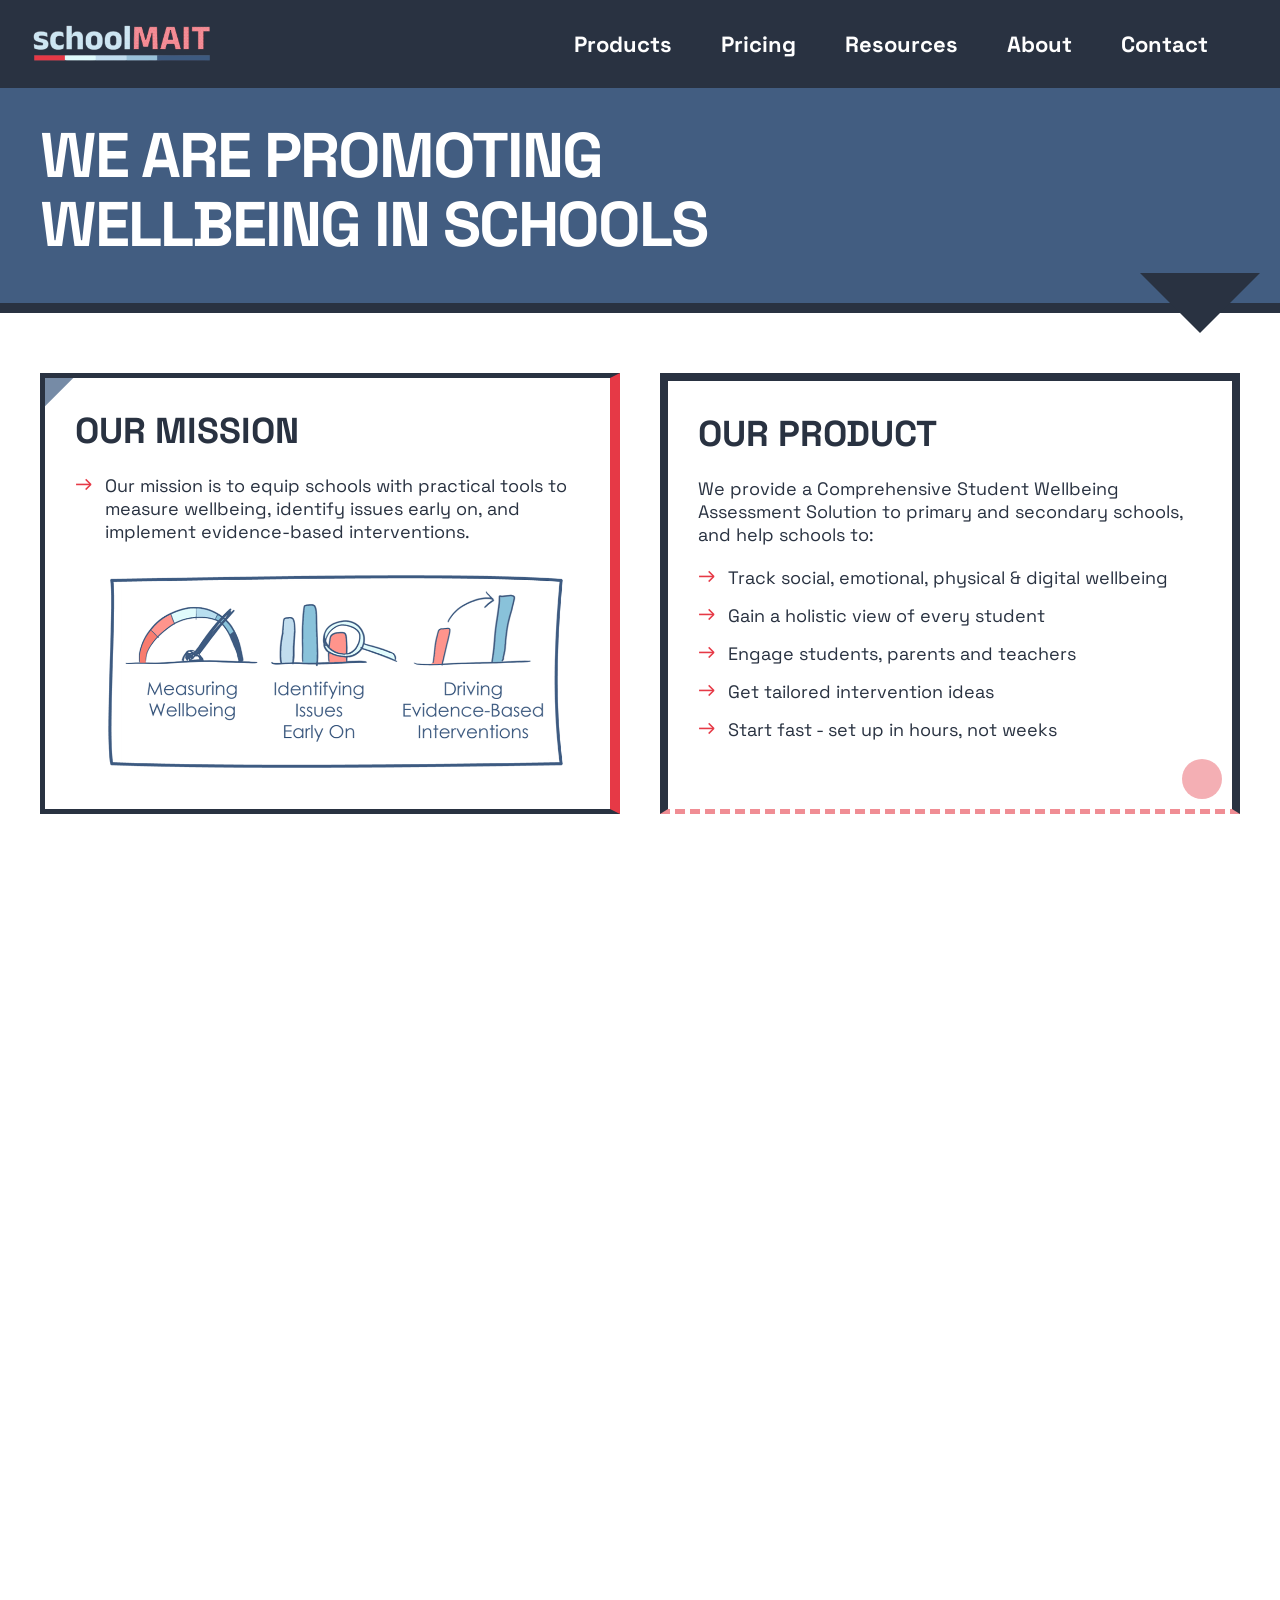
<file: index.html>
<!DOCTYPE html>
<html lang="en">
<head>
    <meta charset="UTF-8">
    <meta name="viewport" content="width=device-width, initial-scale=1.0">
    <meta name="robots" content="index, follow">
    <meta name="description" content="Schoolmait promotes wellbeing in schools by providing comprehensive student wellbeing assessment solutions.">
    <meta name="keywords" content="student wellbeing, student mental health, wellbeing assessment, student assessment tool, school interventions, student emotional support">
    <meta name="author" content="Schoolmait">
    <!-- Removed redundant viewport and X-UA-Compatible meta tags -->
    <title>Schoolmait - Student Wellbeing Assessment Tools for Schools</title>
    <link rel="icon" href="images/favicon.png" type="image/png"> <!-- Simplified favicon link -->
    <meta property="og:title" content="Schoolmait - Promoting Student Wellbeing in Schools">
    <meta property="og:description" content="Comprehensive wellbeing assessment tools for schools to track and promote student wellbeing.">
    <meta property="og:url" content="https://www.schoolmait.com">
    <meta name="twitter:card" content="summary">

    <!-- Link to the external CSS file -->
    <link rel="stylesheet" href="style.css">

    <!-- Google Font Link -->
    <link href="https://fonts.googleapis.com/css2?family=Space+Grotesk:wght@400;700&display=swap" rel="stylesheet">

    <!-- Schema Markup -->
    <script type="application/ld+json">
    {
        "@context": "https://schema.org",
        "@type": "Organization",
        "name": "Schoolmait",
        "url": "https://www.schoolmait.com",
        "description": "Schoolmait provides student wellbeing assessment solutions for schools."
    }
    </script>
</head>
<body>
    <!-- Removed empty #header div -->
    <div class="container">
        <nav>
            <a href="/"> <!-- Make logo clickable -->
                 <img src="images/logo.png" class="logo" alt="Schoolmait Logo"/>
            </a>
            <!-- Hamburger Menu Icon (Hidden on Desktop) -->
            <button class="menu-icon" id="menu-toggle" aria-label="Toggle navigation menu">
                <span></span>
                <span></span>
                <span></span>
            </button>
            <!-- Navigation Links -->
            <ul id="nav-links">
                <li><a href="/products.html">Products</a></li>
                <li><a href="/pricing.html">Pricing</a></li>
                <!-- Dropdown Start -->
                <li class="dropdown">
                    <!-- You can link the main "Resources" to a general resources page or use "#" if it's just a trigger -->
                    <a href="#" class="dropbtn">Resources</a>
                    <div class="dropdown-content">
                        <a href="/resources/faqs.html">FAQs</a>
                        <a href="/resources/team.html">Our Team</a>
                        <a href="/resources/principles.html">Guiding Principles</a>
                        <a href="/resources/blog.html">Blog</a>
                        <a href="/resources/news.html">News & Events</a>
                    </div>
                </li>
                <!-- Dropdown End -->
                <li><a href="/about.html">About</a></li>
                <li><a href="/contact.html">Contact</a></li>
            </ul>
        </nav>
    </div>

    <!-- Hero Section -->
    <section class="hero">
        <h1>We are Promoting<br>Wellbeing in Schools</h1>
    </section>

    <!-- Main Content -->
    <section class="section">
        <div class="grid">
            <div class="card">
                <h2>OUR MISSION</h2>
                <ul>
                    <li>Our mission is to equip schools with practical tools to measure wellbeing, identify issues early on, and implement evidence-based interventions.</li>
                </ul>
                <div class="diagram-embed">
                    <img src="images/diagram.png" alt="Schoolmait wellbeing measurement process diagram" loading="lazy">
                </div>
            </div>
            <div class="card">
                <h2>OUR PRODUCT</h2>
                <p class="intro-paragraph">We provide a Comprehensive Student Wellbeing Assessment Solution to primary and secondary schools, and help schools to:</p>
                <!-- Removed <br>, adjusted spacing via CSS -->
                <ul>
                    <li>Track social, emotional, physical & digital wellbeing</li>
                    <li>Gain a holistic view of every student</li>
                    <li>Engage students, parents and teachers</li>
                    <li>Get tailored intervention ideas</li>
                    <li>Start fast - set up in hours, not weeks</li>
                </ul>
            </div>
        </div>
    </section>

    <!-- Video Content -->
    <section class="section">
        <div class="grid">
            <!-- Removed redundant .video-card class -->
            <div class="card">
                <h2>Discover Schoolmait</h2>
                <p>See how the Schoolmait solution can empower schools to promote student wellbeing - in just 2 minutes.</p>
                <div class="video-embed">
                    <iframe src="https://www.youtube.com/embed/TyWMCG5zM6o" title="Schoolmait Introduction Video" referrerpolicy="strict-origin-when-cross-origin" frameborder="0" loading="lazy"></iframe>
                </div>
            </div>
            <!-- Removed redundant .video-card class -->
            <div class="card">
                <h2>Case Study</h2>
                <p>Watch a real case example: a school using the Schoolmait platform to promote student wellbeing — presented at the University of Luxembourg, Feb 2025.</p>
                <!-- Removed inline style, added modifier class if specific styling needed, or target via CSS -->
                <div class="video-embed video-embed--rounded">
                    <iframe src="https://www.youtube.com/embed/gnVXUWNIndA" title="Schoolmait Case Study Video" referrerpolicy="strict-origin-when-cross-origin" frameborder="0" loading="lazy"></iframe>
                </div>
            </div>
        </div>
    </section>

    <!-- Wellbeing Elements Section -->
    <section class="section">
        <div class="full-width-card">
            <h2>Our 8 Wellbeing Elements</h2>
            <p>These are the core elements we measure:</p>
            <div class="elements-grid">
                <div class="element-item">
                    <strong>Safety & Belonging</strong>
                    Having a secure, supportive school environment.
                </div>
                <div class="element-item">
                    <strong>Meaning & Purpose</strong>
                    Finding purpose in the world around and staying motivated.
                </div>
                <div class="element-item">
                    <strong>Physical Wellbeing</strong>
                    Maintaining a healthy diet, exercise, and sleep habits.
                </div>
                <div class="element-item">
                    <strong>Digital Wellbeing</strong>
                    Maintaining healthy screen time management and online behavior.
                </div>
                <div class="element-item">
                    <strong>Emotion Management</strong>
                    Having skills to understand, regulate, and express emotions effectively.
                </div>
                <div class="element-item">
                    <strong>Peer Relations</strong>
                    Building healthy and supportive relationships with peers.
                </div>
                <div class="element-item">
                    <strong>Student-Teacher Relations</strong>
                    Having positive and supportive relationships with teachers.
                </div>
                <div class="element-item">
                    <strong>Resilience</strong>
                    Having the ability to adapt to stress and challenging experiences.
                </div>
            </div>
        </div>
    </section>

    <!-- Testimonials -->
    <section class="testimonials">
        <h2>Schools Love Schoolmait—Here’s Why</h2>
        <div class="grid">
            <div class="testimonial-card">
                <p class="testimonial-author"><strong>MAYA SUKUMARAN</strong><br>Principal, Gitanjali Senior School, INDIA</p> <!-- Added class, removed <br> -->
                <p>“We engaged Schoolmait to measure student wellness in Jan 2024. This exercise identified the physical, mental, social and emotional wellbeing of our students both at overall school level as well as individual student level. The reports have <span class="highlight-red">helped us in planning the intervention programs</span> aimed at improving student wellbeing. I personally feel that <span class="highlight-red">this should be a mandatory exercise for every school</span>.”</p> <!-- Replaced inline style with class -->
            </div>
            <div class="testimonial-card">
                <p class="testimonial-author"><strong>ANNE MORGENSZTERN</strong><br>Adjointe Pédagogique, Lycée ORT Daniel Mayer, FRANCE</p> <!-- Added class, removed <br> -->
                <p>“Schoolmait is an <span class="highlight-blue">extremely easy-to-use tool</span> for all stakeholders: teachers, parents, and students. Its main advantage: <span class="highlight-blue">dealing with issues as close as possible to realities on the ground</span>. The results are used in a clear and direct manner and make it possible to implement rapid remediation.”</p> <!-- Replaced inline style with class -->
            </div>
        </div>
    </section>

    <!-- Call to Action -->
    <section class="cta">
        <h2>Let's Meet!</h2>
        <p>Write to us at <a href="mailto:info@Schoolmait.com">info@Schoolmait.com</a></p> <!-- Removed inline style -->
        <!-- Removed <br>, added margin via CSS -->
        <iframe src="https://www.cognitoforms.com/f/7Y6bnLXRv0GXF3ednExIqg/9" height="390" loading="lazy"></iframe> <!-- Removed inline style -->
        <script src="https://www.cognitoforms.com/f/iframe.js"></script>
    </section>
        <!-- JavaScript for Hamburger Menu -->
    <script>
        const menuToggle = document.getElementById('menu-toggle');
        const navLinks = document.getElementById('nav-links');

        menuToggle.addEventListener('click', () => {
            navLinks.classList.toggle('active'); // Toggle the 'active' class on the nav links list
            menuToggle.classList.toggle('active'); // Optional: Toggle class on button for 'X' state
        });
    </script>
</body>
</html>
</file>
<file: style.css>
html {
    scroll-behavior: smooth;
}
/* === Global Resets & Base Styles === */
* {
    margin: 0;
    padding: 0;
    box-sizing: border-box;
    font-family: 'Space Grotesk', sans-serif; /* Ensure font is applied */
}

html, body {
    width: 100%;
    height: 100%;
    overflow-x: hidden;
    color: #293241;
    font-size: 18px;
    /* Removed background: transparent; */
}

body {
    background: #ffffff; /* Background from original external CSS */
    overflow-y: scroll;
    scrollbar-width: none; /* Firefox */
    -ms-overflow-style: none; /* IE and Edge */
}

body::-webkit-scrollbar {
    display: none; /* Chrome, Safari, Opera */
}

h2 {
    font-size: 2rem;
    font-weight: 700;
    margin-bottom: 20px;
    text-transform: uppercase;
    color: #293241;
}

ul {
    list-style: none; /* Applied globally, nav ul overrides below */
}

ul li {
    padding-left: 30px;
    margin-bottom: 15px;
    position: relative;
    transition: transform .2s ease;
}

ul li:hover {
    transform: translateX(10px);
}

ul li:before {
    content: '→';
    position: absolute;
    left: 0;
    color: #e63946;
    font-size: 1.2rem;
    margin-top: -5px;
}

/* === Navigation === */

nav {
    display: flex;
    align-items: center;
    justify-content: space-between;
    flex-wrap: nowrap;
    position: fixed;
    width: 100%;
    z-index: 1000;
    background-color: #293241;
    padding: 22px 0;
}
.logo {
    width: 188px;
    border-radius: 5%;
    margin-left: 15%;
    display: block; /* Prevents potential spacing issues */
}

nav ul {
    flex-direction: column; /* Example: Stack logo and links */
    margin-right: 50px;
    list-style: none; /* Explicitly remove list style for nav */
    padding-left: 0; /* Reset padding */
}

nav ul li {
    display: inline-block;
    margin: 0px 22px; /* Keep original margin */
    padding-left: 0; /* Override general ul li padding */
    position: relative; /* Needed for pseudo-element */
}

nav ul li:hover {
    transform: none; /* Override general li hover */
}

nav ul li:before {
    content: none; /* Override general li marker */
}

nav ul li a {
    color: #FEFEFE;
    text-decoration: none;
    font-size: 22px;
    font-weight: bold;
    position: relative;
    padding: 5px 0;   /* <<< ADD THIS LINE */
    display: block;   /* <<< ADD THIS LINE */
}

nav ul li a::after {
    content: '';
    width: 0;
    height: 3px;
    background: #B8DEEF;
    position: absolute;
    left: 0;
    bottom: -6px;
    transition: 0.22s;
}

nav ul li a:hover::after {
    width: 100%;
}

/* === Dropdown === */
/* The dropdown container */
/* === Dropdown === */
.dropdown {
    position: relative;
}

.dropdown-content {
    /* display: none; <<< CHANGE TO display: block; */
    display: block;
    position: absolute;
    background-color: #293241; /* Match nav background */
    min-width: 200px; /* Adjust as needed */
    z-index: 1001; /* Ensure it's above nav */
    top: 100%; /* Position below the parent li */
    left: 0;
    padding: 10px 0; /* Add some vertical padding */
    border-radius: 0 0 5px 5px; /* Optional: rounded bottom corners */

    /* --- Add/Modify these lines for animation --- */
    opacity: 0;                     /* Start fully transparent */
    visibility: hidden;             /* Start hidden and non-interactive */
    transform: translateY(-10px);   /* Start slightly moved up */
    transition: opacity 0.3s ease-out, transform 0.3s ease-out, visibility 0.3s; /* Animate properties */
}

.dropdown-content a {
    color: #FEFEFE; /* Match nav link color */
    padding: 10px 20px; /* Adjust padding */
    text-decoration: none;
    display: block;
    text-align: left;
    font-size: 18px; /* Slightly smaller than main nav */
    font-weight: normal; /* Lighter weight for dropdown items */
    position: relative; /* For the hover effect */
    margin: 0; /* Reset margin if needed */
}

/* Optional: Add hover underline effect matching main nav */
.dropdown-content a::after {
    content: '';
    width: 0;
    height: 2px; /* Thinner underline for dropdown */
    background: #B8DEEF;
    position: absolute;
    left: 20px; /* Align with padding */
    bottom: 5px; /* Adjust position */
    transition: 0.22s;
}

.dropdown-content a:hover::after {
    width: calc(100% - 40px); /* Adjust width based on padding */
}

/* Optional: Subtle background highlight on hover */
.dropdown-content a:hover {
     background-color: rgba(184, 222, 239, 0.1);
}

/* Show the dropdown menu on hover */
.dropdown:hover .dropdown-content {
    opacity: 1;                   /* Fade to fully opaque */
    visibility: visible;          /* Make it visible and interactive */
    transform: translateY(0);     /* Move it down to its final position */
}

/* === Hamburger Menu Icon === */
.menu-icon {
    display: none; /* Hidden by default on larger screens */
    background: none;
    border: none;
    cursor: pointer;
    padding: 10px;
    margin-right: 1%; /* Adjust as needed */
    z-index: 1002; /* Ensure it's clickable above nav content */
}

.menu-icon span {
    display: block;
    width: 25px;
    height: 3px;
    background-color: #FEFEFE; /* Color of the lines */
    margin: 5px 0;
    transition: all 0.3s ease-in-out;
    flex-shrink: 0;
}

/* === Hero Section === */
.hero {
    background: #425d81;
    color: #fff;
    padding: 44px 40px;
    border-bottom: 10px solid #293241;
    margin-bottom: 60px;
    position: relative;
    margin-top: 80px; /* Add margin to avoid overlap with fixed/absolute nav */
    margin:auto;
    margin-top: 6%;
    max-width: 1400px;
}

.hero h1 {
    font-size: clamp(2rem, 2rem + 3vw, 3.5rem);
    font-weight: 700;
    text-transform: uppercase;
    letter-spacing: -2px;
    line-height: 1.1;
}

.hero::after {
    content: '';
    position: absolute;
    bottom: -30px; /* Overlaps border */
    right: 20px;
    width: 0;
    height: 0;
    border-left: 60px solid transparent;
    border-right: 60px solid transparent;
    border-top: 60px solid #293241; /* Matches border color */
    z-index: 1; /* Ensure it's above the border */
}

/* === Section & Grid Layout === */
.section {
    padding: 60px 40px;
    max-width: 1400px;
    margin: 0 auto;
    position: relative;
    background: transparent;
}

.grid {
    display: grid;
    grid-template-columns: repeat(auto-fit, minmax(300px, 1fr));
    gap: 40px;
}

/* === Cards === */
.card {
    background: transparent;
    padding: 30px;
    position: relative;
    overflow: hidden;
    transition: all .3s ease;
}

.card:nth-child(odd) {
    border: 5px solid #293241;
    border-right: 10px solid #e63946;
}

.card:nth-child(even) {
    border: 8px solid #293241;
    border-bottom: 5px dashed #f08d94;
}

.card:hover {
    background: #e8e8e8;
    transform: translate(-10px, -10px);
    box-shadow: 10px 10px 0 #293241;
}

.card::after { /* Decorative elements */
    content: '';
    position: absolute;
    width: 40px;
    height: 40px;
    background: #3d5a80;
    opacity: .7;
    z-index: -1; /* Place behind content */
}

.card:nth-child(1)::after {
    top: -20px;
    left: -20px;
    transform: rotate(45deg);
}

.card:nth-child(2)::after {
    bottom: 10px;
    right: 10px;
    border-radius: 50%;
    background: #f08d94;
}

.card:nth-child(3)::after { /* Note: Only works if there's a 3rd card in a grid */
    top: 20px;
    right: -20px;
    width: 60px;
    height: 20px;
}

.card p.intro-paragraph {
    margin-bottom: 20px; /* Space before the list */
}

/* === Full Width Card (Wellbeing Elements) === */
.full-width-card {
    border: 8px solid #293241;
    border-top: 12px solid #e63946;
    padding: 40px;
    background: transparent;
    position: relative;
    /* Removed hover effect from original internal styles comment */
}

.full-width-card::after {
    content: '';
    position: absolute;
    width: 60px;
    height: 60px;
    background: #3d5a80;
    top: -30px;
    left: -30px;
    transform: rotate(45deg);
    opacity: .7;
}

.elements-grid {
    display: grid;
    grid-template-columns: repeat(auto-fit, minmax(200px, 1fr));
    gap: 20px;
    margin-top: 20px;
}

.element-item {
    padding: 15px;
    border: 3px solid #293241;
    background: #fff;
    transition: all .3s ease;
}

.element-item:hover {
    transform: translate(-5px, -5px);
    box-shadow: 10px 10px 0 #e63946;
}

.element-item strong {
    display: block;
    margin-bottom: 10px;
    color: #e63946;
}

/* === Embeds (Video, Diagram) === */
.video-embed {
    position: relative;
    padding-bottom: 56.25%; /* 16:9 aspect ratio */
    height: 0;
    overflow: hidden;
    margin-top: 20px;
    border: 3px solid #293241;
    border-radius: 5px; /* Add this to apply border radius to all video embeds */
    transition: transform .3s ease;
    width: 100%;
}

.video-embed--rounded { /* Style for the specific rounded video */
     border-radius: 5px;
}

.video-embed:hover {
    transform: scale(1.02);
}

.video-embed iframe {
    position: absolute;
    top: 0;
    left: 0;
    width: 100%;
    height: 100%;
    border: none; /* Overrides default iframe border */
}

.diagram-embed {
    margin-top: 20px;
    width: 100%;
    overflow: hidden;
}

.diagram-embed img {
    width: 100%;
    height: auto;
    display: block;
    max-width: 100%;
    object-fit: contain;
}

/* === Testimonials === */
.testimonials {
    padding: 60px 40px;
    max-width: 1400px;
    margin: 0 auto;
    /* gap is defined in .grid */
    position: relative;
    background: transparent;
}

.testimonials::before { /* Decorative element */
    content: '';
    position: absolute;
    top: 0;
    left: 20px;
    width: 80px;
    height: 20px;
    background: #f08d94;
    transform: rotate(-15deg);
}

.testimonial-card {
    border: 5px solid #293241;
    padding: 30px;
    background: transparent;
}

.testimonial-card:nth-child(1) {
    border-left: 10px solid #e63946;
}

.testimonial-card:nth-child(2) {
    border-top: 8px dashed #3d5a80;
}

.testimonial-author {
    margin-bottom: 15px; /* Space below author info */
}

.highlight-red { /* Class for red highlight */
    background-color: #f6babe;
    padding: 0 5px;
}

.highlight-blue { /* Class for blue highlight */
    background-color: #bdd7e7;
    padding: 0 5px;
}


/* === Call to Action (CTA) === */
.cta {
    padding: 80px 40px;
    background: #e63946;
    text-align: center;
    border-top: 10px solid #293241;
    margin-top: 60px;
    position: relative;
    color: #fff; /* Set default text color for CTA */
}

.cta h2 {
    color: #fff; /* Override default h2 color */
}

.cta p {
    margin-bottom: 20px; /* Space below paragraph */
}

.cta a {
    color: #fff; /* Style for the mailto link */
    text-decoration: underline;
}

.cta a:hover {
    text-decoration: none;
}

.cta::after { /* Decorative element */
    content: '';
    position: absolute;
    top: 20px;
    right: 30px;
    width: 50px;
    height: 50px;
    background: #3d5a80;
    transform: rotate(45deg);
    opacity: .8;
}

.cta iframe {
    border: 0;
    width: 100%;
    max-width: 600px; /* Optional: constrain iframe width */
    margin-top: 20px; /* Space above iframe */
}


/* === Media Queries === */
/* === Media Queries === */
@media (max-width: 900px) { /* Adjust breakpoint (768px) as needed */

    nav {
        min-height: 60px; /* Example: Adjust nav height */
        padding: 10px 5%; /* Adjust padding */
        flex-wrap: nowrap; /* <<< ADD THIS LINE */
    }
    .logo {
        width: 120px; /* Example: Smaller logo */
    }

    /* Show Hamburger, Hide Desktop Links */
    .menu-icon {
        display: block; /* Show the hamburger button */
        flex-shrink: 0;
    }
    #nav-links { /* Target the UL by ID */
        display: none; /* Hide the horizontal list */
        position: absolute;
        top: 100%; /* Position below the nav bar (adjust if nav height changes) */
        left: 0;
        width: 100%;
        background-color: #293241; /* Background for the dropdown */
        padding: 10px 0;
        margin: 0;
        box-shadow: 0px 8px 16px rgba(0,0,0,0.1);
        border-top: 1px solid #425d81; /* Optional separator */
    }

    /* Style WHEN the menu is active (toggled open) */
    #nav-links.active {
        display: flex; /* Show the list when active */
        max-height: calc(100vh - 60px); /* Max height = viewport height minus nav height (adjust 60px if your mobile nav height is different) */
        overflow-y: auto; /* Allow vertical scrolling ONLY within this menu if needed */
    }

    /* Style list items and links in the mobile menu */
    #nav-links li {
        display: block;
        width: 100%;
        margin: 0;
        text-align: center; /* Or left */
    }
    #nav-links li a { /* Includes .dropbtn */
        padding: 15px 0;
        display: block;
        border-bottom: 1px solid #425d81; /* Separator */
        font-size: 18px;
    }
    
    /* Hide desktop hover underline on mobile */
    #nav-links li a::after {
        display: none;
    }
    #nav-links > li > a:hover {
        background-color: rgba(184, 222, 239, 0.1); /* Same grey background */
    }

    /* --- Mobile Dropdown Integration --- */
    #nav-links .dropdown {
        position: static; /* Remove relative positioning */
        overflow: visible; /* Allow content to show */
    }

    #nav-links .dropdown-content {
        position: static; /* Display inline */
        display: block; /* Always show when parent #nav-links is active */
        box-shadow: none;
        background-color: transparent; /* No separate background */
        min-width: auto;
        padding: 0;
        border-radius: 0;
        /* Reset animation properties */
        opacity: 1;
        visibility: visible;
        transform: none;
        transition: none; /* Disable transitions for mobile */
    }

    #nav-links .dropdown-content a {
        padding: 12px 20px 12px 40px; /* Indent sub-items */
        text-align: center; /* Or left */
        font-size: 16px;
        font-weight: normal;
        color: #B8DEEF; /* Lighter color for sub-items */
        border-bottom: 1px solid #425d81; /* Separator */
    }
    /* Hide desktop hover effect for sub-items */
     #nav-links .dropdown-content a::after {
        display: none;
     }
     #nav-links .dropdown-content a:hover {
         background-color: rgba(184, 222, 239, 0.1); /* Keep subtle hover */
     }

    /* Optional: Style the hamburger icon when active (to form an 'X') */
    .menu-icon.active span:nth-child(1) {
        transform: rotate(45deg) translate(5px, 5px);
    }
    .menu-icon.active span:nth-child(2) {
        opacity: 0;
    }
    .menu-icon.active span:nth-child(3) {
        transform: rotate(-45deg) translate(7px, -6px);
    }

    /* --- Add other mobile styles below --- */
    /* e.g., .hero adjustments, .grid stacking, etc. */

} /* End of @media query */

@media (max-width: 480px) {
    html, body {
        font-size: 16px; /* Adjust base font size */
    }
    .hero {
        padding: 60px 20px;
        margin-top: 50px;
    }
    .hero h1 {
        font-size: 2rem; /* Further reduce heading size */
    }
    .section, .testimonials {
        padding: 30px 15px;
    }
    .card, .full-width-card {
        padding: 20px;
    }
    .elements-grid {
        grid-template-columns: 1fr; /* Stack elements */
    }
    h2 {
        font-size: 1.5rem; /* Adjust h2 size */
    }
    .cta {
        padding: 60px 20px;
    }
    /* Adjust nav for very small screens if needed (e.g., stack items) */
    nav {
        align-items: flex-start;
        padding: 10px;
    }
    .logo {
        margin-top: 10px;
        margin-bottom: 10px;
    }
    nav ul {
        flex-direction: column; /* Example: Stack logo and links */
        margin-right: 0;
        text-align: left;
    }
    nav ul li {
        margin: 5px 10px;
        display: block; /* Stack nav items */
    }
    .menu-icon {
        font-size: 32px;
        top: 15px;
    }
}
</file>
